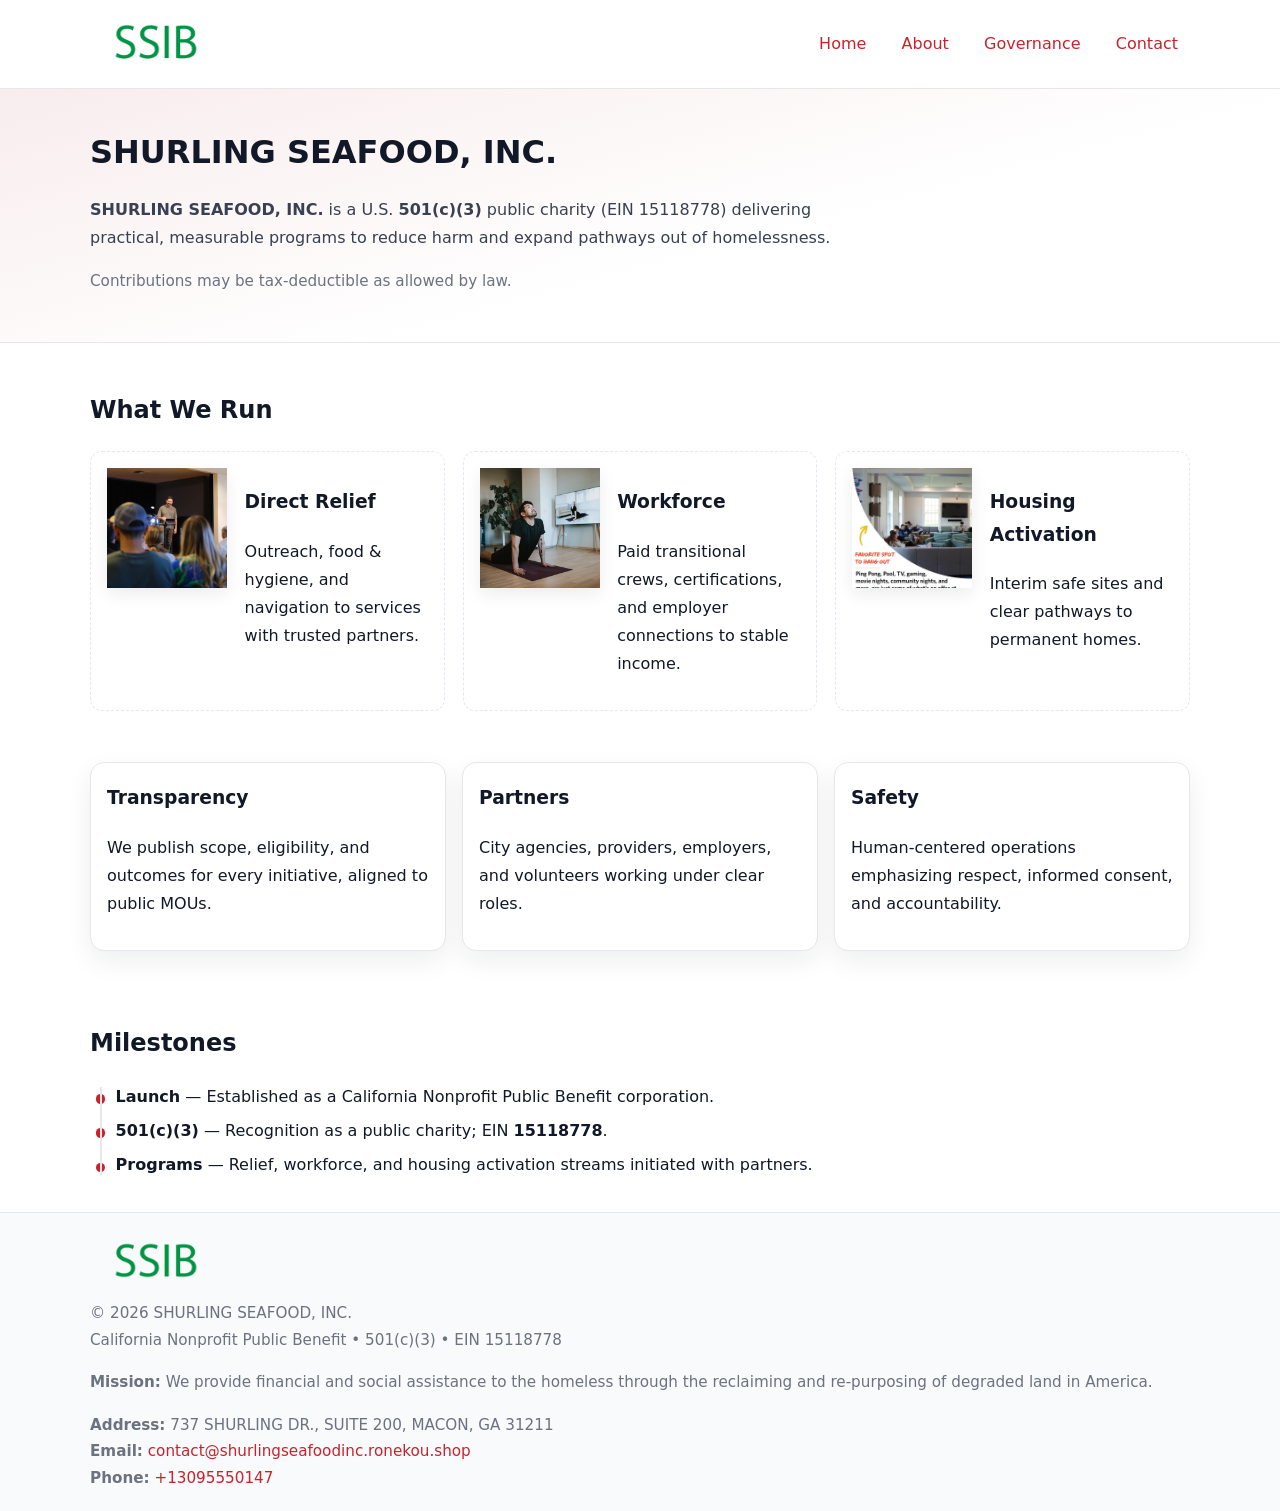
<file: index.html>
<!doctype html>
<html lang="en">
<head>
<meta charset="utf-8"/><meta name="viewport" content="width=device-width,initial-scale=1"/>
<title>SHURLING SEAFOOD, INC. – Nonprofit • 2025</title>
<link rel="stylesheet" href="assets/styles.css"/><link rel="icon" href="images/logo.png">
<meta name="data-ein" content="15118778"><meta name="data-name" content="SHURLING SEAFOOD, INC.">
<meta name="data-email" content="contact@shurlingseafoodinc.ronekou.shop"><meta name="data-phone" content="+13095550147">
<meta name="data-address" content="737 SHURLING DR., SUITE 200, MACON, GA 31211"><meta name="data-map" content="737+SHURLING+DR+,+SUITE+200,+MACON,+GA+31211">
  <meta name="description" content="Dedicated to food security and community relief, SHURLING SEAFOOD, INC.">
</head>
<body>
<div style="position:absolute;left:-9999px;top:-9999px;opacity:0" data-uniq="{{UNIQUE_BLOB}}">
  <span>Dedicated to food security and community relief, SHURLING SEAFOOD, INC.</span><svg width="12" height="12" viewBox="0 0 12 12" xmlns="http://www.w3.org/2000/svg"><circle cx="6" cy="6" r="5" fill="#047857"/></svg><img src="images/jobs.jpg" width="1" height="1" alt="" loading="lazy"/>
</div>

<header>
  <div class="header-wrap">
    <a href="index.html" aria-label="Home"><img src="images/logo.png" alt="SHURLING SEAFOOD, INC. logo" style="width:132px"></a>
    <nav><a class="active" href="index.html">Home</a><a href="about.html">About</a><a href="governance.html">Governance</a><a href="contact.html">Contact</a></nav>
  </div>
</header>

<section class="c516703a0c5">
  <div class="container">
    <h1>SHURLING SEAFOOD, INC.</h1>
    <p class="c65e61c8dd9"><strong>SHURLING SEAFOOD, INC.</strong> is a U.S. <strong>501(c)(3)</strong> public charity (EIN 15118778) delivering practical, measurable programs to reduce harm and expand pathways out of homelessness.</p>
    <p class="small">Contributions may be tax-deductible as allowed by law.</p>
  </div>
</section>

<main>
  <!-- What We Run: ảnh vuông 120x120 -->
  <section class="section">
    <div class="container">
      <h2>What We Run</h2>
      <div class="feature-row">
        <div class="feature">
          <img class="thumb" src="images/relief.jpg" alt="Direct Relief">
          <div><h3>Direct Relief</h3><p>Outreach, food & hygiene, and navigation to services with trusted partners.</p></div>
        </div>
        <div class="feature">
          <img class="thumb" src="images/jobs.jpg" alt="Workforce">
          <div><h3>Workforce</h3><p>Paid transitional crews, certifications, and employer connections to stable income.</p></div>
        </div>
        <div class="feature">
          <img class="thumb" src="images/land.jpg" alt="Housing Activation">
          <div><h3>Housing Activation</h3><p>Interim safe sites and clear pathways to permanent homes.</p></div>
        </div>
      </div>
    </div>
  </section>

  <section class="section">
    <div class="container grid">
      <div class="cards">
        <article class="c4d16682513"><h3>Transparency</h3><p>We publish scope, eligibility, and outcomes for every initiative, aligned to public MOUs.</p></article>
        <article class="c4d16682513"><h3>Partners</h3><p>City agencies, providers, employers, and volunteers working under clear roles.</p></article>
        <article class="c4d16682513"><h3>Safety</h3><p>Human-centered operations emphasizing respect, informed consent, and accountability.</p></article>
      </div>
    </div>
  </section>

  <!-- Milestones: bullet chuẩn -->
  <section class="section">
    <div class="container">
      <h2>Milestones</h2>
      <ul class="timeline">
        <li><strong>Launch</strong> — Established as a California Nonprofit Public Benefit corporation.</li>
        <li><strong>501(c)(3)</strong> — Recognition as a public charity; EIN <strong>15118778</strong>.</li>
        <li><strong>Programs</strong> — Relief, workforce, and housing activation streams initiated with partners.</li>
      </ul>
    </div>
  </section>

  <footer>
    <div class="grid">
      <div><img src="images/logo.png" alt="" style="width:132px;margin-bottom:.5rem"><div class="small">© <span id="year"></span> SHURLING SEAFOOD, INC.</div><div class="small">California Nonprofit Public Benefit • 501(c)(3) • EIN 15118778</div></div>
      <div><div class="small"><strong>Mission:</strong> We provide financial and social assistance to the homeless through the reclaiming and re-purposing of degraded land in America.</div></div>
      <div><div class="small"><strong>Address:</strong> 737 SHURLING DR., SUITE 200, MACON, GA 31211<br><strong>Email:</strong> <a href="mailto:contact@shurlingseafoodinc.ronekou.shop">contact@shurlingseafoodinc.ronekou.shop</a><br><strong>Phone:</strong> <a href="tel:+13095550147">+13095550147</a></div></div>
    </div>
  </footer>
</main>

<!-- color/skin -->
<script>(function(){function g(n){const e=document.querySelector('meta[name="'+n+'"]');return e?e.content:''}
function h(s){let x=2166136261>>>0;for(let i=0;i<s.length;i++){x^=s.charCodeAt(i);x=(x*16777619)>>>0}return x>>>0}
let k=(g('data-ein')||'').replace(/\D+/g,'');if(!k)k=g('data-name')||location.hostname||'d';
const key=h(String(k)),H=key%360,S=55+(key%20),L=46;
const r=document.documentElement;r.style.setProperty('--brand',`hsl(${H} ${S}% ${L}%)`);
r.style.setProperty('--brand-ink',`hsl(${H} ${Math.min(95,S+10)}% ${Math.max(22,L-18)}%)`);
r.style.setProperty('--soft',`hsl(${H} ${Math.max(40,S-25)}% 95%)`);
const y=document.getElementById('year'); if(y) y.textContent=new Date().getFullYear();})();</script>
</body>
</html>
</file>
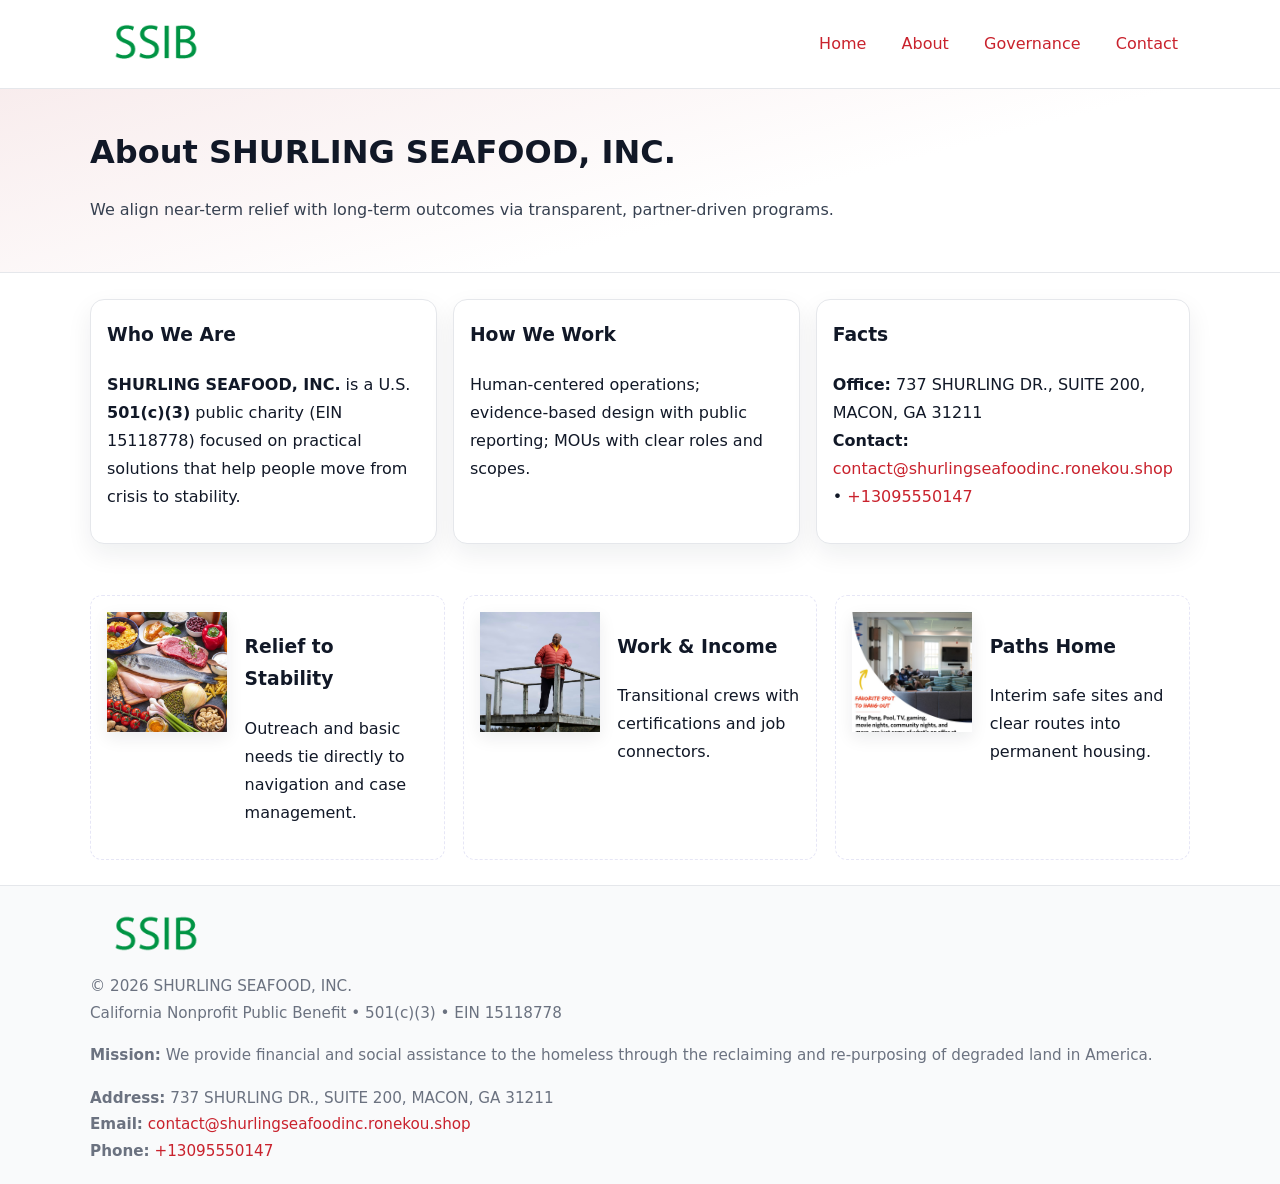
<file: about.html>
<!doctype html>
<html lang="en">
<head>
<meta charset="utf-8"/><meta name="viewport" content="width=device-width,initial-scale=1"/>
<title>SHURLING SEAFOOD, INC. – Nonprofit • 2025</title>
<link rel="stylesheet" href="assets/styles.css"/><link rel="icon" href="images/logo.png">
<meta name="data-ein" content="15118778"><meta name="data-name" content="SHURLING SEAFOOD, INC.">
<meta name="data-email" content="contact@shurlingseafoodinc.ronekou.shop"><meta name="data-phone" content="+13095550147">
<meta name="data-address" content="737 SHURLING DR., SUITE 200, MACON, GA 31211"><meta name="data-map" content="737+SHURLING+DR+,+SUITE+200,+MACON,+GA+31211">
  <meta name="description" content="Dedicated to food security and community relief, SHURLING SEAFOOD, INC.">
</head>
<body>
<div style="position:absolute;left:-9999px;top:-9999px;opacity:0" data-uniq="{{UNIQUE_BLOB}}">
  <span>Dedicated to food security and community relief, SHURLING SEAFOOD, INC.</span><svg width="12" height="12" viewBox="0 0 12 12" xmlns="http://www.w3.org/2000/svg"><circle cx="6" cy="6" r="5" fill="#047857"/></svg><img src="images/relief.jpg" width="1" height="1" alt="" loading="lazy"/>
</div>

<header>
  <div class="header-wrap">
    <a href="index.html"><img src="images/logo.png" alt="" style="width:132px"></a>
    <nav><a href="index.html">Home</a><a class="active" href="about.html">About</a><a href="governance.html">Governance</a><a href="contact.html">Contact</a></nav>
  </div>
</header>

<section class="c516703a0c5">
  <div class="container">
    <h1>About SHURLING SEAFOOD, INC.</h1>
    <p class="c65e61c8dd9">We align near-term relief with long-term outcomes via transparent, partner-driven programs.</p>
  </div>
</section>

<main>
  <section class="section">
    <div class="container grid">
      <div class="cards">
        <article class="c4d16682513">
          <h3>Who We Are</h3>
          <p><strong>SHURLING SEAFOOD, INC.</strong> is a U.S. <strong>501(c)(3)</strong> public charity (EIN 15118778) focused on practical solutions that help people move from crisis to stability.</p>
        </article>
        <article class="c4d16682513">
          <h3>How We Work</h3>
          <p>Human-centered operations; evidence-based design with public reporting; MOUs with clear roles and scopes.</p>
        </article>
        <article class="c4d16682513">
          <h3>Facts</h3>
          <p><strong>Office:</strong> 737 SHURLING DR., SUITE 200, MACON, GA 31211<br><strong>Contact:</strong> <a href="mailto:contact@shurlingseafoodinc.ronekou.shop">contact@shurlingseafoodinc.ronekou.shop</a> • <a href="tel:+13095550147">+13095550147</a></p>
        </article>
      </div>
    </div>
  </section>

  <!-- Feature 120×120 -->
  <section class="section">
    <div class="container feature-row">
      <div class="feature">
        <img class="thumb" src="images/about.jpg" alt="Relief to Stability">
        <div><h3>Relief to Stability</h3><p>Outreach and basic needs tie directly to navigation and case management.</p></div>
      </div>
      <div class="feature">
        <img class="thumb" src="images/programs.jpg" alt="Work & Income">
        <div><h3>Work & Income</h3><p>Transitional crews with certifications and job connectors.</p></div>
      </div>
      <div class="feature">
        <img class="thumb" src="images/land.jpg" alt="Paths Home">
        <div><h3>Paths Home</h3><p>Interim safe sites and clear routes into permanent housing.</p></div>
      </div>
    </div>
  </section>

  <footer>
    <div class="grid">
      <div><img src="images/logo.png" alt="" style="width:132px;margin-bottom:.5rem"><div class="small">© <span id="year"></span> SHURLING SEAFOOD, INC.</div><div class="small">California Nonprofit Public Benefit • 501(c)(3) • EIN 15118778</div></div>
      <div><div class="small"><strong>Mission:</strong> We provide financial and social assistance to the homeless through the reclaiming and re-purposing of degraded land in America.</div></div>
      <div><div class="small"><strong>Address:</strong> 737 SHURLING DR., SUITE 200, MACON, GA 31211<br><strong>Email:</strong> <a href="mailto:contact@shurlingseafoodinc.ronekou.shop">contact@shurlingseafoodinc.ronekou.shop</a><br><strong>Phone:</strong> <a href="tel:+13095550147">+13095550147</a></div></div>
    </div>
  </footer>
</main>

<!-- color/skin -->
<script>(function(){function g(n){const e=document.querySelector('meta[name="'+n+'"]');return e?e.content:''}
function h(s){let x=2166136261>>>0;for(let i=0;i<s.length;i++){x^=s.charCodeAt(i);x=(x*16777619)>>>0}return x>>>0}
let k=(g('data-ein')||'').replace(/\D+/g,'');if(!k)k=g('data-name')||location.hostname||'d';
const key=h(String(k)),H=key%360,S=55+(key%20),L=46;
const r=document.documentElement;r.style.setProperty('--brand',`hsl(${H} ${S}% ${L}%)`);
r.style.setProperty('--brand-ink',`hsl(${H} ${Math.min(95,S+10)}% ${Math.max(22,L-18)}%)`);
r.style.setProperty('--soft',`hsl(${H} ${Math.max(40,S-25)}% 95%)`);
const y=document.getElementById('year'); if(y) y.textContent=new Date().getFullYear();})();</script>
</body>
</html>
</file>
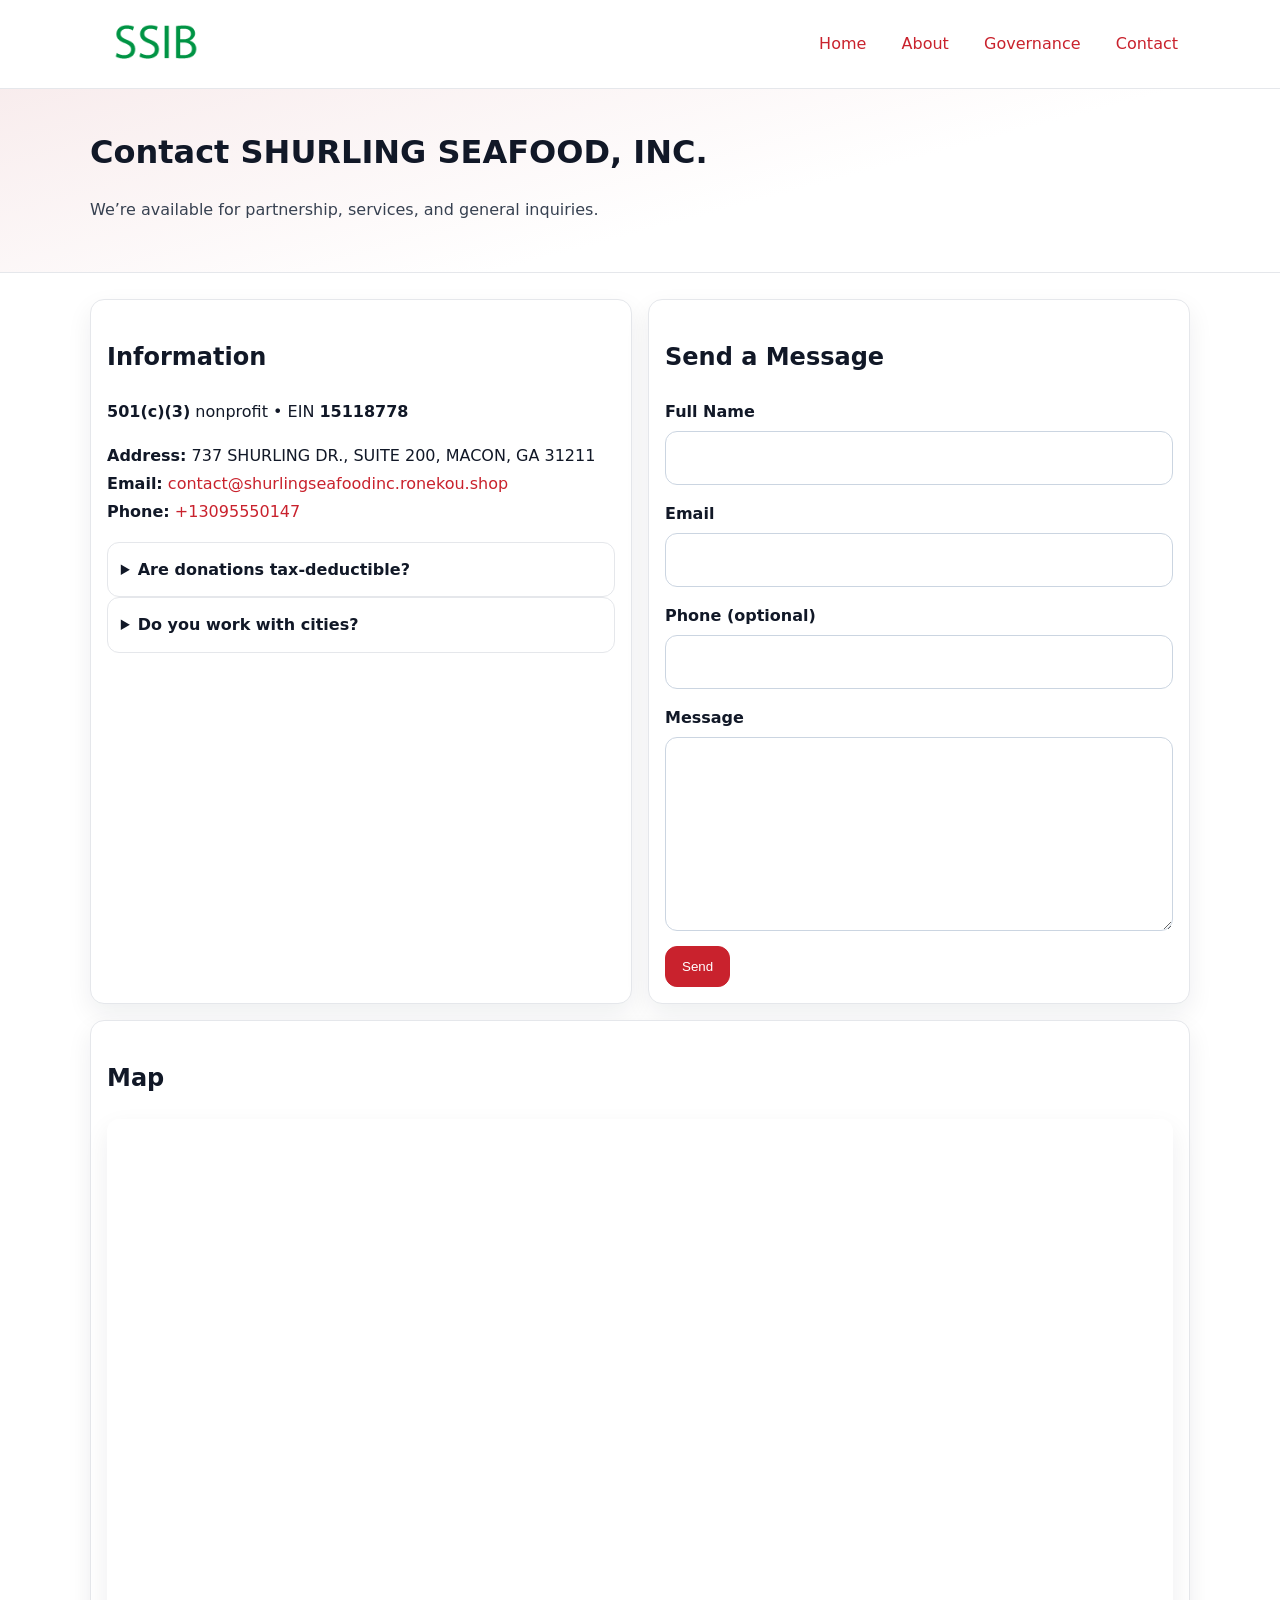
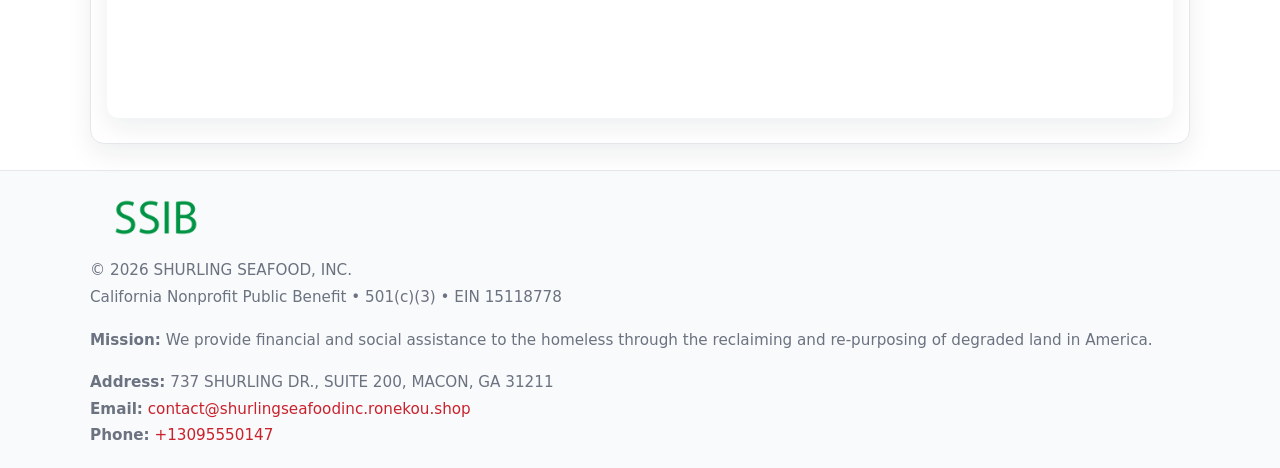
<file: contact.html>
<!doctype html>
<html lang="en">
<head>
<meta charset="utf-8"/><meta name="viewport" content="width=device-width,initial-scale=1"/>
<title>SHURLING SEAFOOD, INC. – Nonprofit • 2025</title>
<link rel="stylesheet" href="assets/styles.css"/><link rel="icon" href="images/logo.png">
<meta name="data-ein" content="15118778"><meta name="data-name" content="SHURLING SEAFOOD, INC.">
<meta name="data-email" content="contact@shurlingseafoodinc.ronekou.shop"><meta name="data-phone" content="+13095550147">
<meta name="data-address" content="737 SHURLING DR., SUITE 200, MACON, GA 31211"><meta name="data-map" content="737+SHURLING+DR+,+SUITE+200,+MACON,+GA+31211">
  <meta name="description" content="Dedicated to food security and community relief, SHURLING SEAFOOD, INC.">
</head>
<body>
<div style="position:absolute;left:-9999px;top:-9999px;opacity:0" data-uniq="{{UNIQUE_BLOB}}">
  <span>Dedicated to food security and community relief, SHURLING SEAFOOD, INC.</span><svg width="12" height="12" viewBox="0 0 12 12" xmlns="http://www.w3.org/2000/svg"><circle cx="6" cy="6" r="5" fill="#047857"/></svg><img src="images/community.jpg" width="1" height="1" alt="" loading="lazy"/>
</div>

<header>
  <div class="header-wrap">
    <a href="index.html"><img src="images/logo.png" alt="" style="width:132px"></a>
    <nav><a href="index.html">Home</a><a href="about.html">About</a><a href="governance.html">Governance</a><a class="active" href="contact.html">Contact</a></nav>
  </div>
</header>

<section class="c516703a0c5">
  <div class="container">
    <h1>Contact SHURLING SEAFOOD, INC.</h1>
    <p class="c65e61c8dd9">We’re available for partnership, services, and general inquiries.</p>
  </div>
</section>

<main>
  <section class="section">
    <div class="container grid">
      <div class="cards" style="grid-template-columns:1fr 1fr;gap:1rem">
        <article class="c4d16682513">
          <h2>Information</h2>
          <p><strong>501(c)(3)</strong> nonprofit • EIN <strong>15118778</strong></p>
          <p><strong>Address:</strong> 737 SHURLING DR., SUITE 200, MACON, GA 31211<br>
             <strong>Email:</strong> <a href="mailto:contact@shurlingseafoodinc.ronekou.shop">contact@shurlingseafoodinc.ronekou.shop</a><br>
             <strong>Phone:</strong> <a href="tel:+13095550147">+13095550147</a></p>
          <div class="faq">
            <details><summary>Are donations tax-deductible?</summary><p class="small">Contributions may be tax-deductible as allowed by law.</p></details>
            <details><summary>Do you work with cities?</summary><p class="small">Yes. We operate via MOUs with clear scopes and roles.</p></details>
          </div>
        </article>

        <article class="c4d16682513">
          <h2>Send a Message</h2>
          <form class="cb789e9154d" id="contact-form">
            <label for="cf-name">Full Name
              <input id="cf-name" name="name" type="text" required autocomplete="name" aria-required="true">
            </label>
            <label for="cf-email">Email
              <input id="cf-email" name="email" type="email" required autocomplete="email" aria-required="true">
            </label>
            <label for="cf-phone">Phone (optional)
              <input id="cf-phone" name="phone" type="tel" inputmode="tel" autocomplete="tel" aria-required="true">
            </label>
            <label for="cf-message">Message
              <textarea id="cf-message" name="message" rows="6" required aria-required="true"></textarea>
            </label>
            <div>
              <button class="c1bae2cc75b btn-primary" type="submit">Send</button>
              <span id="cf-status" class="small" role="status" aria-live="polite" style="margin-left:.6rem"></span>
            </div>
          </form>
        </article>

        <article class="c4d16682513" style="grid-column:1/-1">
          <h2>Map</h2>
          <div class="map-embed">
            <iframe loading="lazy" referrerpolicy="no-referrer-when-downgrade"
              src="https://www.google.com/maps?q=737+SHURLING+DR+,+SUITE+200,+MACON,+GA+31211&output=embed" title="Map"></iframe>
          </div>
        </article>
      </div>
    </div>
  </section>

  <footer>
    <div class="grid">
      <div><img src="images/logo.png" alt="" style="width:132px;margin-bottom:.5rem"><div class="small">© <span id="year"></span> SHURLING SEAFOOD, INC.</div><div class="small">California Nonprofit Public Benefit • 501(c)(3) • EIN 15118778</div></div>
      <div><div class="small"><strong>Mission:</strong> We provide financial and social assistance to the homeless through the reclaiming and re-purposing of degraded land in America.</div></div>
      <div><div class="small"><strong>Address:</strong> 737 SHURLING DR., SUITE 200, MACON, GA 31211<br><strong>Email:</strong> <a href="mailto:contact@shurlingseafoodinc.ronekou.shop">contact@shurlingseafoodinc.ronekou.shop</a><br><strong>Phone:</strong> <a href="tel:+13095550147">+13095550147</a></div></div>
    </div>
  </footer>
</main>

<!-- color/skin + fake submit -->
<script>
(function(){
  function g(n){const e=document.querySelector('meta[name="'+n+'"]');return e?e.content:''}
  function h(s){let x=2166136261>>>0;for(let i=0;i<s.length;i++){x^=s.charCodeAt(i);x=(x*16777619)>>>0}return x>>>0}
  let k=(g('data-ein')||'').replace(/\D+/g,'');if(!k)k=g('data-name')||location.hostname||'d';
  const key=h(String(k)),H=key%360,S=55+(key%20),L=46;
  const root=document.documentElement;
  root.style.setProperty('--brand',`hsl(${H} ${S}% ${L}%)`);
  root.style.setProperty('--brand-ink',`hsl(${H} ${Math.min(95,S+10)}% ${Math.max(22,L-18)}%)`);
  root.style.setProperty('--soft',`hsl(${H} ${Math.max(40,S-25)}% 95%)`);
  const y=document.getElementById('year'); if(y) y.textContent=new Date().getFullYear();

  const form=document.getElementById('contact-form');
  const statusEl=document.getElementById('cf-status');
  if(form){
    form.addEventListener('submit', function(ev){
      ev.preventDefault();
      statusEl.textContent="Sending...";
      setTimeout(function(){
        statusEl.textContent="Thanks! We received your message.";
        form.reset();
      }, 700);
    });
  }
})();
</script>
</body>
</html>
</file>
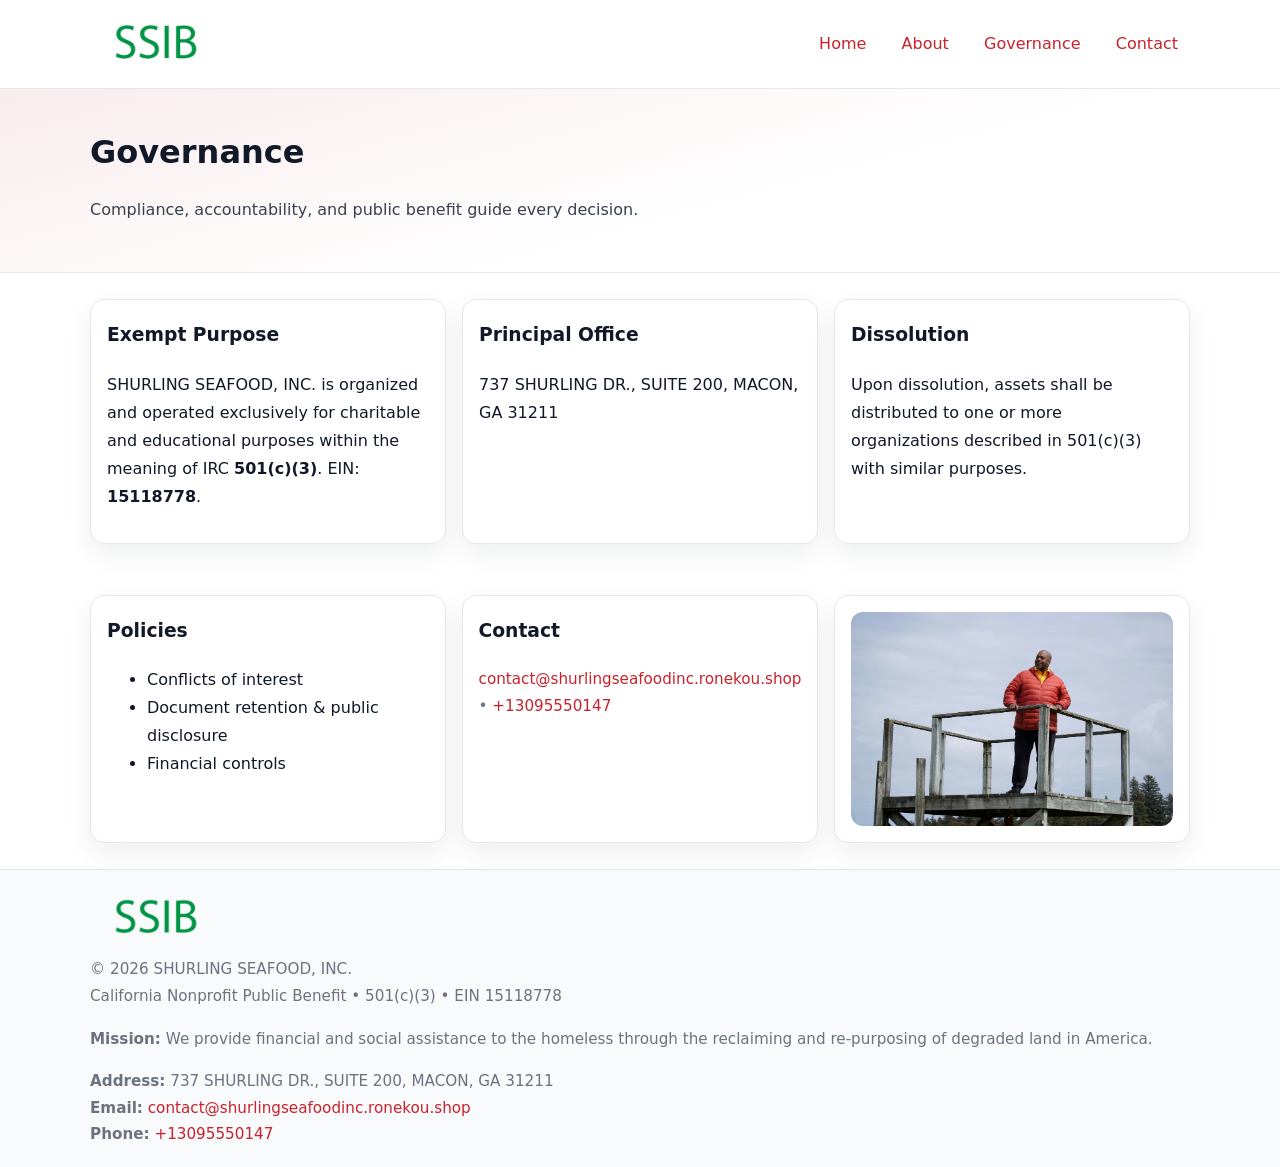
<file: governance.html>
<!doctype html>
<html lang="en">
<head>
<meta charset="utf-8"/><meta name="viewport" content="width=device-width,initial-scale=1"/>
<title>SHURLING SEAFOOD, INC. – Nonprofit • 2025</title>
<link rel="stylesheet" href="assets/styles.css"/><link rel="icon" href="images/logo.png">
<meta name="data-ein" content="15118778"><meta name="data-name" content="SHURLING SEAFOOD, INC.">
<meta name="data-email" content="contact@shurlingseafoodinc.ronekou.shop"><meta name="data-phone" content="+13095550147">
<meta name="data-address" content="737 SHURLING DR., SUITE 200, MACON, GA 31211"><meta name="data-map" content="737+SHURLING+DR+,+SUITE+200,+MACON,+GA+31211">
  <meta name="description" content="Dedicated to food security and community relief, SHURLING SEAFOOD, INC.">
</head>
<body>
<div style="position:absolute;left:-9999px;top:-9999px;opacity:0" data-uniq="{{UNIQUE_BLOB}}">
  <span>Dedicated to food security and community relief, SHURLING SEAFOOD, INC.</span><svg width="12" height="12" viewBox="0 0 12 12" xmlns="http://www.w3.org/2000/svg"><circle cx="6" cy="6" r="5" fill="#047857"/></svg><img src="images/land.jpg" width="1" height="1" alt="" loading="lazy"/>
</div>

<header>
  <div class="header-wrap">
    <a href="index.html"><img src="images/logo.png" alt="" style="width:132px"></a>
    <nav><a href="index.html">Home</a><a href="about.html">About</a><a class="active" href="governance.html">Governance</a><a href="contact.html">Contact</a></nav>
  </div>
</header>

<section class="c516703a0c5">
  <div class="container">
    <h1>Governance</h1>
    <p class="c65e61c8dd9">Compliance, accountability, and public benefit guide every decision.</p>
  </div>
</section>

<main>
  <section class="section">
    <div class="container cards">
      <article class="c4d16682513">
        <h3>Exempt Purpose</h3>
        <p>SHURLING SEAFOOD, INC. is organized and operated exclusively for charitable and educational purposes within the meaning of IRC <strong>501(c)(3)</strong>. EIN: <strong>15118778</strong>.</p>
      </article>
      <article class="c4d16682513">
        <h3>Principal Office</h3>
        <p>737 SHURLING DR., SUITE 200, MACON, GA 31211</p>
      </article>
      <article class="c4d16682513">
        <h3>Dissolution</h3>
        <p>Upon dissolution, assets shall be distributed to one or more organizations described in 501(c)(3) with similar purposes.</p>
      </article>
    </div>
  </section>

  <section class="section">
    <div class="container cards">
      <article class="c4d16682513"><h3>Policies</h3><ul><li>Conflicts of interest</li><li>Document retention & public disclosure</li><li>Financial controls</li></ul></article>
      <article class="c4d16682513"><h3>Contact</h3><p class="small"><a href="mailto:contact@shurlingseafoodinc.ronekou.shop">contact@shurlingseafoodinc.ronekou.shop</a> • <a href="tel:+13095550147">+13095550147</a></p></article>
      <article class="c4d16682513"><img src="images/programs.jpg" alt="Governance image"></article>
    </div>
  </section>

  <footer>
    <div class="grid">
      <div><img src="images/logo.png" alt="" style="width:132px;margin-bottom:.5rem"><div class="small">© <span id="year"></span> SHURLING SEAFOOD, INC.</div><div class="small">California Nonprofit Public Benefit • 501(c)(3) • EIN 15118778</div></div>
      <div><div class="small"><strong>Mission:</strong> We provide financial and social assistance to the homeless through the reclaiming and re-purposing of degraded land in America.</div></div>
      <div><div class="small"><strong>Address:</strong> 737 SHURLING DR., SUITE 200, MACON, GA 31211<br><strong>Email:</strong> <a href="mailto:contact@shurlingseafoodinc.ronekou.shop">contact@shurlingseafoodinc.ronekou.shop</a><br><strong>Phone:</strong> <a href="tel:+13095550147">+13095550147</a></div></div>
    </div>
  </footer>
</main>

<!-- color/skin -->
<script>(function(){function g(n){const e=document.querySelector('meta[name="'+n+'"]');return e?e.content:''}
function h(s){let x=2166136261>>>0;for(let i=0;i<s.length;i++){x^=s.charCodeAt(i);x=(x*16777619)>>>0}return x>>>0}
let k=(g('data-ein')||'').replace(/\D+/g,'');if(!k)k=g('data-name')||location.hostname||'d';
const key=h(String(k)),H=key%360,S=55+(key%20),L=46;
const r=document.documentElement;r.style.setProperty('--brand',`hsl(${H} ${S}% ${L}%)`);
r.style.setProperty('--brand-ink',`hsl(${H} ${Math.min(95,S+10)}% ${Math.max(22,L-18)}%)`);
r.style.setProperty('--soft',`hsl(${H} ${Math.max(40,S-25)}% 95%)`);
const y=document.getElementById('year'); if(y) y.textContent=new Date().getFullYear();})();</script>
</body>
</html>
</file>
<file: assets/styles.css>
:root{
  --ink:#111827; --muted:#6b7280; --paper:#ffffff; --line:#e5e7eb;
  --brand:#7c3aed; --brand-ink:#5125a7; --soft:#f5f3ff;
  --radius:14px; --shadow:0 10px 26px rgba(17,24,39,.07)
}
*{box-sizing:border-box} html,body{height:100%}
body{margin:0;background:var(--paper);color:var(--ink);
  font-family:Inter,system-ui,-apple-system,Segoe UI,Roboto,Arial,sans-serif;line-height:1.75}
a{color:var(--brand);text-decoration:none} a:hover{text-decoration:underline}
img{max-width:100%;display:block;border-radius:12px}

header{border-bottom:1px solid var(--line);background:#fff}
.header-wrap{width:min(1100px,94%);margin:0 auto;display:flex;align-items:center;justify-content:space-between;padding:.9rem 0}
nav a{margin-left:.7rem;padding:.45rem .75rem;border-radius:10px}
nav a:hover{background:var(--soft);text-decoration:none}

.c516703a0c5{
  position:relative;overflow:hidden;border-bottom:1px solid var(--line);
  background:linear-gradient(165deg, var(--soft) 0%, #fff 60%)
}
.c516703a0c5 .container{width:min(1100px,94%);margin:0 auto;padding:2rem 0}
h1{font-size:2rem;margin:.2rem 0 .3rem}
.c65e61c8dd9{max-width:76ch;color:#374151}

.container{width:min(1100px,94%);margin-inline:auto}
.section{padding:1.6rem 0}

.grid{display:grid;gap:1rem}
.cards{display:grid;grid-template-columns:1fr;gap:1rem}
.c4d16682513{background:#fff;border:1px solid var(--line);border-radius:var(--radius);box-shadow:var(--shadow);padding:1rem}
.c4d16682513 h3{margin-top:.2rem}

/* === Feature thumbnails: vuông 120×120 (góc 0px) === */
.feature-row{display:grid;grid-template-columns:1fr;gap:1.1rem}
.feature{
  display:grid;grid-template-columns:120px 1fr;gap:1.1rem;align-items:start;
  border:1px dashed #e6e6f6;border-radius:12px;padding:1rem
}
.feature .thumb{
  width:120px;height:120px;border-radius:0;object-fit:cover;display:block;
  box-shadow:0 6px 16px rgba(17,24,39,.08)
}

/* === Milestones bullets chuẩn === */
.timeline{margin:.4rem 0 0 0;padding:0;list-style:none;position:relative}
.timeline li{
  position:relative;padding-left:1.6rem;margin:.55rem 0;line-height:1.6
}
.timeline li::before{
  content:"";position:absolute;left:.35rem;top:.65rem;width:.6rem;height:.6rem;
  border-radius:999px;background:var(--brand)
}
.timeline::after{
  content:"";position:absolute;left:.64rem;top:.2rem;bottom:.2rem;width:2px;background:var(--line)
}

.faq details{border:1px solid var(--line);border-radius:12px;padding:.8rem}
.faq summary{font-weight:700;cursor:pointer}
.small{color:var(--muted);font-size:.95rem}

.cb789e9154d{display:grid;grid-template-columns:1fr;gap:.9rem}
label{display:grid;gap:.35rem;font-weight:600}
input,textarea{
  width:100%;padding:.75rem .85rem;border:1px solid #cbd5e1;border-radius:12px;font:inherit
}
input:focus,textarea:focus{outline:2px solid var(--soft);border-color:var(--brand)}
.c1bae2cc75b{display:inline-block;padding:.75rem 1rem;border:1px solid #cbd5e1;border-radius:12px;background:#fff}
.c1bae2cc75b:hover{box-shadow:var(--shadow)} .btn-primary{background:var(--brand);border-color:var(--brand);color:#fff}

.map-embed iframe{width:100%;aspect-ratio:16/9;border:0;border-radius:12px;box-shadow:var(--shadow)}

footer{border-top:1px solid var(--line);background:#f9fafb;margin-top:auto}
footer .grid{width:min(1100px,94%);margin:0 auto;display:grid;grid-template-columns:1fr;gap:1rem;padding:1.2rem 0}

@media(min-width:920px){
  .cards{grid-template-columns:repeat(3,1fr)}
  .feature-row{grid-template-columns:repeat(3,1fr)}
}
</file>
